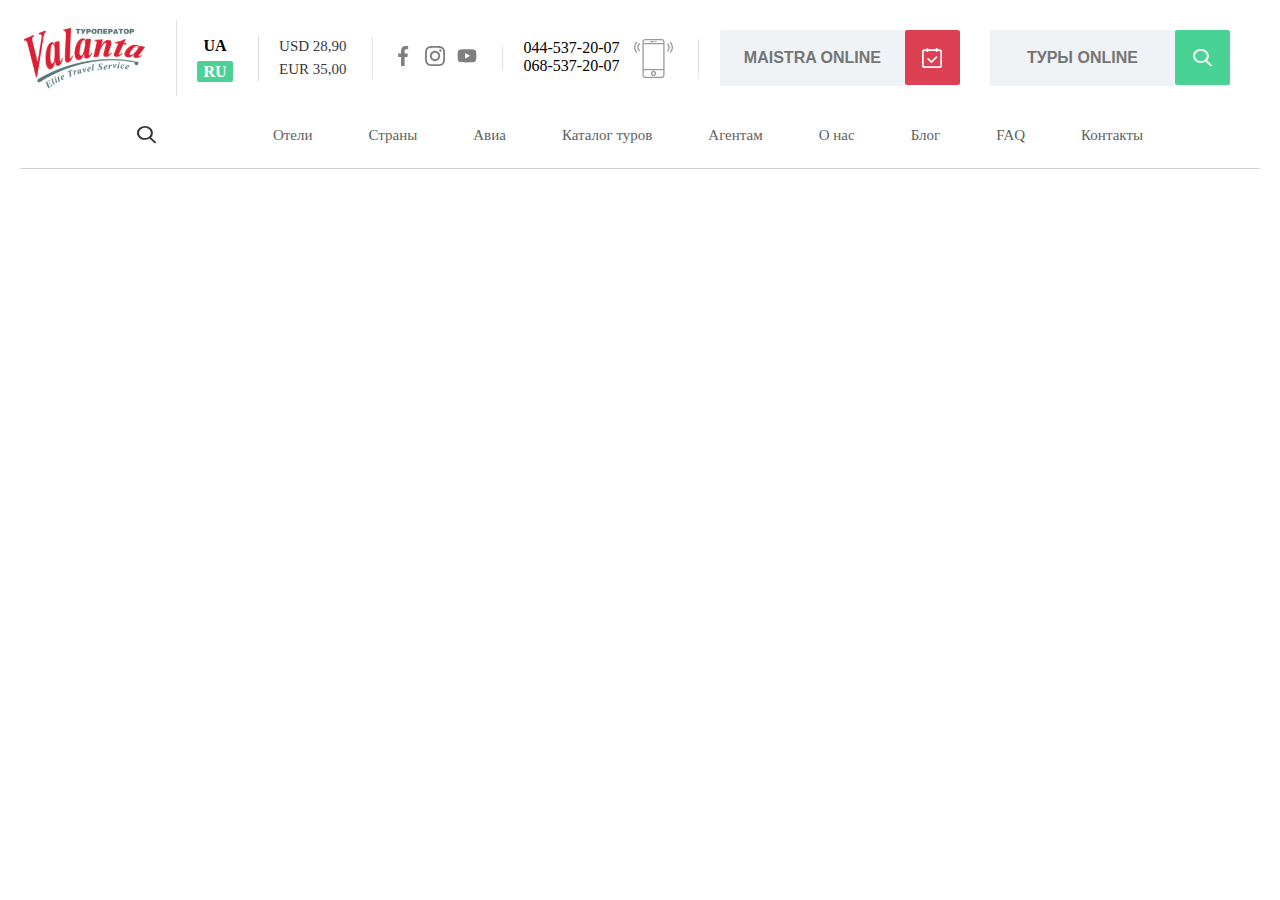
<file: index.html>
<!DOCTYPE html>
<html lang="en">
<head>
    <meta charset="UTF-8">
    <meta http-equiv="X-UA-Compatible" content="IE=edge">
    <meta name="viewport" content="width=device-width, initial-scale=1.0">
    <title>Document</title>
    <link rel="stylesheet" href="css/main.css">
</head>
<body>
    <header>
        <div class="container">
            <div class="header__info">
                <div class="logo">
                    <img src="img/logo (1) 1.svg" alt="">
                </div>
                <div class="language">
                    <ul>
                        <li>UA</li>
                        <li>RU</li>
                    </ul>
                </div>
                <div class="course">
                    <ul>
                        <li>USD 28,90</li>
                        <li>EUR 35,00</li>
                    </ul>
                </div>
                <div class="social">
                    <a href=""><img src="img/facebook 1.svg" alt=""></a>
                    <a href=""><img src="img/instagram (1) 1.svg" alt=""></a>
                    <a href=""><img src="img/youtube 1.svg" alt=""></a>
                </div>
                <div class="phone">
                    <ul>
                        <li>044-537-20-07</li>
                        <li>068-537-20-07</li>
                    </ul>
                    <img src="img/smartphone 1.svg" alt="">
                </div>
                <div class="header__form">
                    <input type="text" id="Maistra" placeholder="Maistra ONLINE" class="input">
                    <label for="Maistra" class="maistra__label"><div class="label__img"></div></label>
                    
                    <input type="text" id="tury" placeholder="ТУРЫ ONLINE" class="input">
                    <label for="tury" class="tury__label"><div class="label__img2"></div></label>  
                </div>
            </div>
            <div class="header__nav">
                <a href="" class="search"><img src="img/Frame 37.svg" alt="">
                </a>
                <nav class="nav">
                    <ul class="nav__list">
                        <li><a href="">Отели</a></li>
                        <li><a href="">Страны</a></li>
                        <li><a href="">Авиа</a></li>
                        <li><a href="">Каталог туров</a></li>
                        <li><a href="">Агентам</a></li>
                        <li><a href="">О нас</a></li>
                        <li><a href="">Блог</a></li>
                        <li><a href="">FAQ</a></li>
                        <li><a href="">Контакты</a></li>
                    </ul>
                </nav>
            </div>
        </div>
    </header>
</body>
</html>
</file>
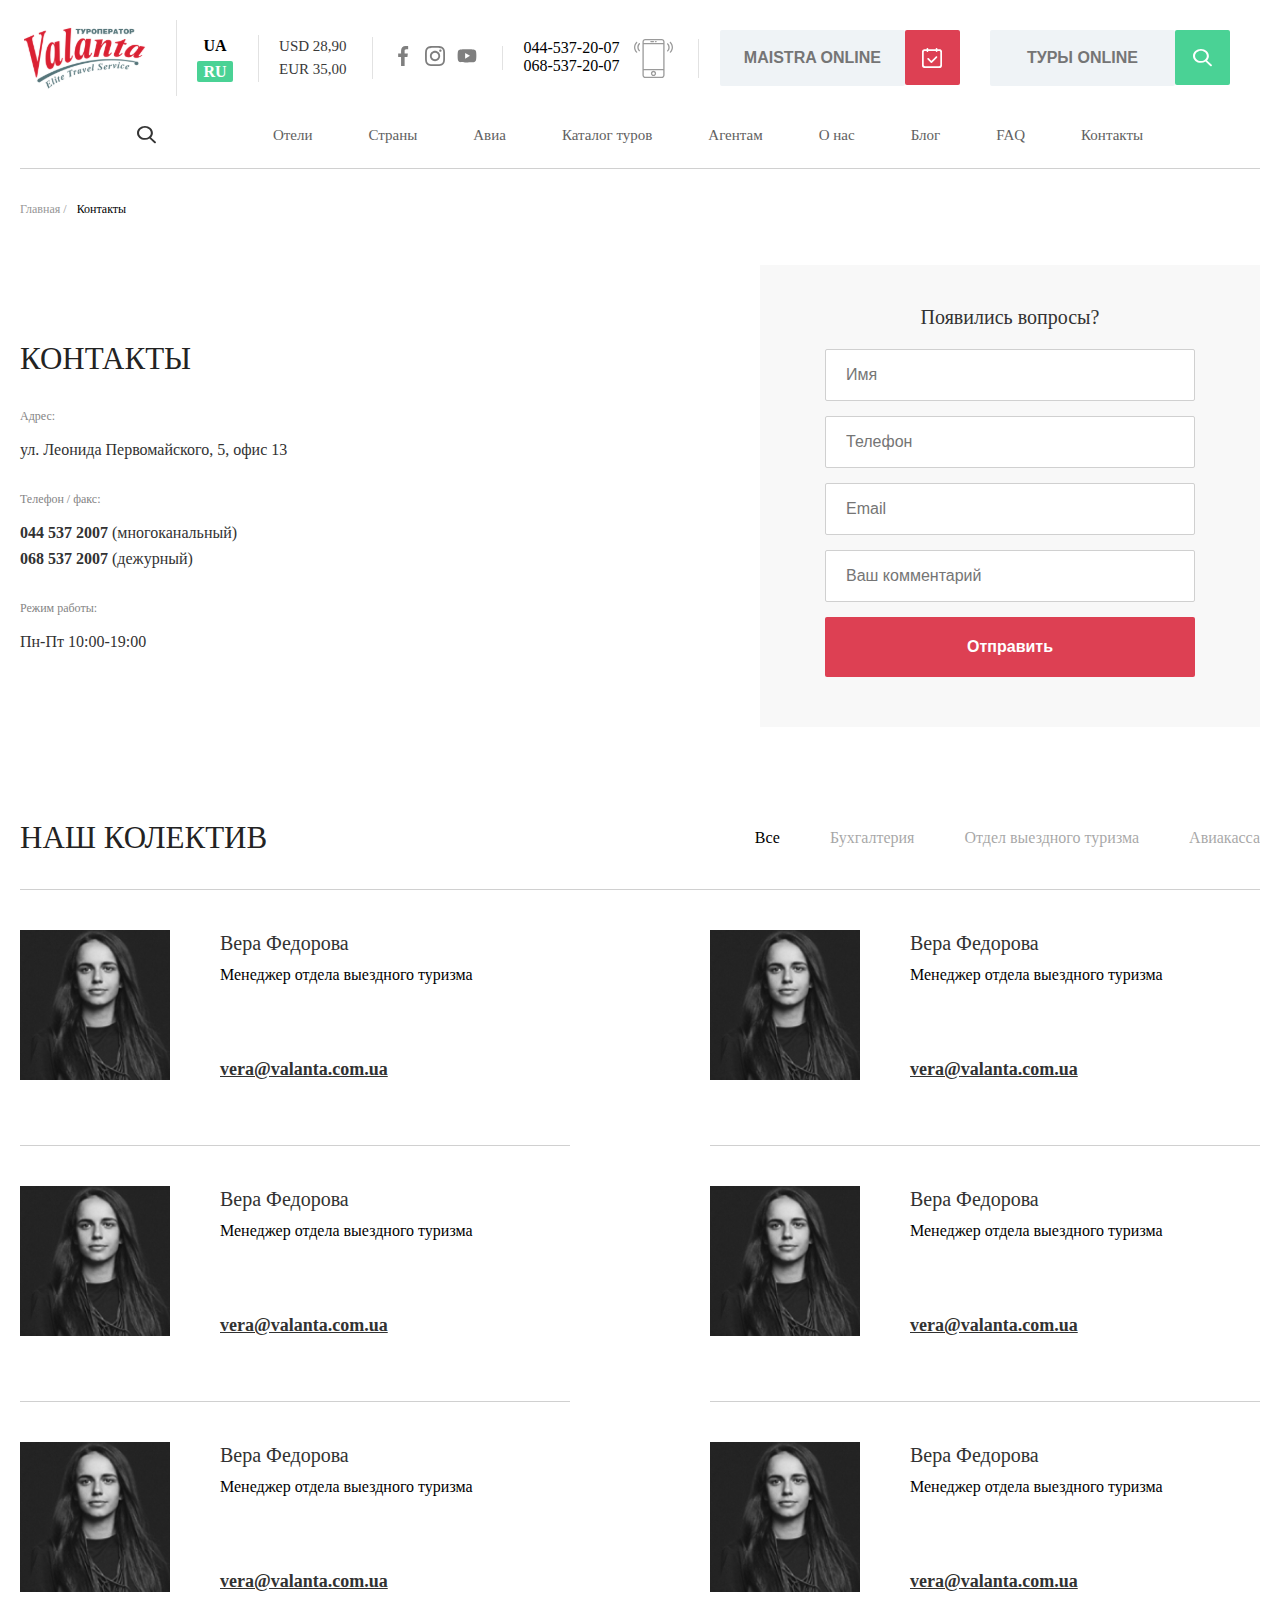
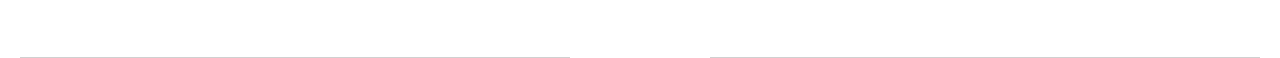
<file: contact.html>
<!DOCTYPE html>
<html lang="en">
<head>
    <meta charset="UTF-8">
    <meta http-equiv="X-UA-Compatible" content="IE=edge">
    <meta name="viewport" content="width=device-width, initial-scale=1.0">
    <title>Document</title>
    <link rel="stylesheet" href="css/main.css">
    <link rel="stylesheet" href="css/contact.css">
</head>
<body>
    <header>
        <div class="container">
            <div class="header__info">
                <div class="logo">
                    <img src="img/logo (1) 1.svg" alt="">
                </div>
                <div class="language">
                    <ul>
                        <li>UA</li>
                        <li>RU</li>
                    </ul>
                </div>
                <div class="course">
                    <ul>
                        <li>USD 28,90</li>
                        <li>EUR 35,00</li>
                    </ul>
                </div>
                <div class="social">
                    <a href=""><img src="img/facebook 1.svg" alt=""></a>
                    <a href=""><img src="img/instagram (1) 1.svg" alt=""></a>
                    <a href=""><img src="img/youtube 1.svg" alt=""></a>
                </div>
                <div class="phone">
                    <ul>
                        <li>044-537-20-07</li>
                        <li>068-537-20-07</li>
                    </ul>
                    <img src="img/smartphone 1.svg" alt="">
                </div>
                <div class="header__form">
                    <input type="text" id="Maistra" placeholder="Maistra ONLINE" class="input">
                    <label for="Maistra" class="maistra__label"><div class="label__img"></div></label>
                    
                    <input type="text" id="tury" placeholder="ТУРЫ ONLINE" class="input">
                    <label for="tury" class="tury__label"><div class="label__img2"></div></label>  
                </div>
            </div>
            <div class="header__nav">
                <a href="" class="search"><img src="img/Frame 37.svg" alt="">
                </a>
                <nav class="nav">
                    <ul class="nav__list">
                        <li><a href="">Отели</a></li>
                        <li><a href="">Страны</a></li>
                        <li><a href="">Авиа</a></li>
                        <li><a href="">Каталог туров</a></li>
                        <li><a href="">Агентам</a></li>
                        <li><a href="">О нас</a></li>
                        <li><a href="">Блог</a></li>
                        <li><a href="">FAQ</a></li>
                        <li><a href="">Контакты</a></li>
                    </ul>
                </nav>
            </div>
            <div class="header__nav__tree">
                <ul class="nav__tree">
                    <li><a href="">Главная  /</a></li>
                    <li><a href="">Контакты</a></li>
                </ul>
            </div>
        </div>
    </header>
    <main>
        <div class="container">
            <section class="contact__info">
                <div class="contact__content">
                    <h2>контакты</h2>
                    <div class="contact__text">
                        <p class="subtext">Адрес:</p>
                        <p class="text">ул. Леонида Первомайского, 5, офис 13</p>
                    </div>
                    <div class="contact__text">
                        <p class="subtext">Телефон / факс:</p>
                        <p class="text"><span class="bold">044 537 2007</span>  (многоканальный)</p>
                        <p class="text"><span class="bold">068 537 2007</span>  (дежурный)</p>
                    </div>
                    <div class="contact__text">
                        <p class="subtext">Режим работы:</p>
                        <p class="text">Пн-Пт 10:00-19:00</p>
                    </div>
                </div>
                <div class="contact__form">
                    <h3>Появились вопросы?</h3>
                    <form action="">
                        <input type="text" class="form__input" placeholder="Имя" name="name">
                        <input type="tel" class="form__input" placeholder="Телефон" name="tel">
                        <input type="email" class="form__input" placeholder="Email" name="email">
                        <input type="text" class="form__input" placeholder="Ваш комментарий" name="comment">
                        <button type="submit" class="form__btn">Отправить</button>
                    </form>
                </div>
            </section>
            <section class="team">
                <div class="team__header">
                    <h2>наш колектив</h2>
                    <ul class="team__list">
                        <li>Все</li>
                        <li>Бухгалтерия</li>
                        <li>Отдел выездного туризма</li>
                        <li>Авиакасса</li>
                    </ul>
                </div>
                <div class="team__card__zone">
                    <div class="team__card">
                        <img src="img/caa5ade0ec 1.jpg" alt="">
                        <div class="card__text">
                            <div class="card__text__header">
                                <h3>Вера Федорова</h3>
                                <p>Менеджер отдела выездного туризма</p>
                            </div>
                            <a href="">vera@valanta.com.ua</a>
                        </div>
                    </div>
                    <div class="team__card">
                        <img src="img/caa5ade0ec 1.jpg" alt="">
                        <div class="card__text">
                            <div class="card__text__header">
                                <h3>Вера Федорова</h3>
                                <p>Менеджер отдела выездного туризма</p>
                            </div>
                            <a href="">vera@valanta.com.ua</a>
                        </div>
                    </div>
                    <div class="team__card">
                        <img src="img/caa5ade0ec 1.jpg" alt="">
                        <div class="card__text">
                            <div class="card__text__header">
                                <h3>Вера Федорова</h3>
                                <p>Менеджер отдела выездного туризма</p>
                            </div>
                            <a href="">vera@valanta.com.ua</a>
                        </div>
                    </div>
                    <div class="team__card">
                        <img src="img/caa5ade0ec 1.jpg" alt="">
                        <div class="card__text">
                            <div class="card__text__header">
                                <h3>Вера Федорова</h3>
                                <p>Менеджер отдела выездного туризма</p>
                            </div>
                            <a href="">vera@valanta.com.ua</a>
                        </div>
                    </div>
                    <div class="team__card">
                        <img src="img/caa5ade0ec 1.jpg" alt="">
                        <div class="card__text">
                            <div class="card__text__header">
                                <h3>Вера Федорова</h3>
                                <p>Менеджер отдела выездного туризма</p>
                            </div>
                            <a href="">vera@valanta.com.ua</a>
                        </div>
                    </div>
                    <div class="team__card">
                        <img src="img/caa5ade0ec 1.jpg" alt="">
                        <div class="card__text">
                            <div class="card__text__header">
                                <h3>Вера Федорова</h3>
                                <p>Менеджер отдела выездного туризма</p>
                            </div>
                            <a href="">vera@valanta.com.ua</a>
                        </div>
                    </div>
                   
                </div>
            </section>
        </div>
    </main>
</body>
</html>
</file>
<file: css/main.css>
*{
    padding: 0;
    margin: 0;
    box-sizing: border-box;
}

.container{
    margin: 0 auto;
    max-width: 1240px;
}

.header__info{
    display: flex;
    margin-top: 20px;
    justify-content: space-between;
    align-items: center;
}

ul{
    list-style: none;
}

.header__info div{
    border-right: 1px solid #E2E2E2;
    padding-right: 25px;
}

.header__info div:last-child{
    border: none;
    padding-right: 0;
}

.language{
    line-height: 21px;
    font-size: 16px;
    font-weight: bold;
    text-align: center;
}

.language li:last-child{
    margin-top: 5px;
    background: #4AD295;
    border-radius: 2px;
    color: #fff;
    padding: 0 6px;
}

.course{
    font-size: 15px;
    line-height: 19px;
    color: #393939;
}

.course li:last-child{
    margin-top: 4px;
}

.social{
    display: flex;
    justify-content: space-between;
    align-items: center;
    width: 110px;
}

.social a{
    display: block;
}


.phone{
    display: flex;

}

.phone li{
    margin-right: 15px;
}

.header__form{
    display: flex;
}


.input{
    background: #EFF3F6;
    border-radius: 2px;
    border: none;
    font-weight: 600;
    font-size: 16px;
    line-height: 20px;
    text-align: center;
    text-transform: uppercase;
    padding: 18px 20px;
    width: 185px;
}

.label__img{
    background: #DD4053;
    border-radius: 2px;
    background-image: url('../img/book\ 1.svg');
    background-repeat: no-repeat;
    background-position: center center;
    width: 55px;
    height: 55px;
    margin-right: 30px;
}

.label__img2{
    background: #4AD295;
    border-radius: 2px;
    background-image: url('../img/Frame\ 18.svg');
    background-repeat: no-repeat;
    background-position: center center;
    width: 55px;
    height: 55px;
    margin-right: 30px;
}


.header__nav{
    display: flex;
    justify-content: space-evenly;
    margin: 0 auto;
    margin-top: 30px;
    border-bottom: 1px solid #D0D0D0;
    padding-bottom: 20px;
}

.header__nav .nav__list{
    display: flex;
}

.nav__list li{
    margin-right: 56px;
}

.nav__list li:last-child{
    margin-right: 0;
}

.nav__list a{
    font-size: 15px;
    line-height: 19px;
    color: #616161;
    text-decoration: none;
}
</file>
<file: css/contact.css>
.nav__tree{
    list-style: none;
    display: flex;
    margin-top: 30px;
}

.nav__tree li{
    margin-right: 10px;
}

.nav__tree a{
    font-size: 12px;
    line-height: 15px;
    color: #969696;
    text-decoration: none;
}

.nav__tree li:last-child a{
    color: #000;
}

.contact__info{
    margin: 48px 0 60px;
    display: flex;
    justify-content: space-between;
    align-items: center;
}

.contact__content h2{
    font-weight: 500;
    font-size: 31px;
    line-height: 42px;
    text-transform: uppercase;
    color: #232323;
}

.contact__content p{
    font-size: 16px;
    line-height: 26px;
    color: #323232;
}

p.subtext{
    font-size: 12px;
    line-height: 12px;
    color: #848484;
    margin-bottom: 15px;
    margin-top: 30px;
}

span.bold{
 font-weight: bold;
}

.contact__form{
    width: 500px;
    padding: 40px 65px 50px;
    background: #F8F8F8;
}

.contact__form h3{
    font-weight: 500;
    font-size: 20px;
    line-height: 24px;
    text-align: center;
    color: #323232;
    margin-bottom: 20px;
}

.form__input{
    font-size: 16px;
    line-height: 20px;
    color: #2F2F2F;
    border: 1px solid #D0D0D0;
    border-radius: 2px;
    padding: 15px 0 15px 20px;
    width: 100%;
    margin-bottom: 15px;
}

.form__btn{
    background: #DD4053;
    border-radius: 2px;
    width: 100%;
    border: none;
    padding: 20px 0;
    font-weight: bold;
    font-size: 16px;
    line-height: 20px;
    text-align: center;
    color: #FFFFFF;
}

.team{
    margin-top: 90px;
}

.team__header{
    display: flex;
    justify-content: space-between;
    align-items: center;
    padding-bottom: 30px;
    border-bottom: 1px solid #D0D0D0;
}

.team__header h2{
    font-weight: 500;
    font-size: 31px;
    line-height: 42px;
    text-transform: uppercase;
    color: #232323;
}

.team__list{
    display: flex;
    justify-content: space-between;
    font-size: 16px;
    line-height: 100%;
}

.team__list li{
    opacity: 0.35;
    margin-left: 50px;
}

.team__list li:first-child{
    opacity: 1;
    margin-left: 0;
}

.team__card__zone{
    display: flex;
    justify-content: space-between;
    align-items: center;
    flex-wrap: wrap;
}

.team__card{
    display: flex;
    justify-content: flex-start;
    align-items: center;
    width: 550px;
    padding-bottom: 65px;
    margin-top: 40px;
    border-bottom: 1px solid #D0D0D0;
}

.card__text{
    margin-left: 50px;
    display: flex;
    flex-direction: column;
    justify-content: space-between;
    height: 150px;
}

.card__text__header h3{
    font-weight: 500;
    font-size: 20px;
    line-height: 26px;
    color: #323232;
    margin-bottom: 10px;
}

.card__text a{
    font-weight: 600;
    font-size: 18px;
    line-height: 22px;
    color: #323232;
}

@media screen and (max-width: 1200px) {
    .container{
        max-width: 90%;
    }
    
    header{
        display: none;
    }

    .contact__form{
        width: 375px;
    }

    .team__card{
        width: 100%;
        justify-content: center;
    }

    .team__header h2 {
    font-size: 21px;
    }

    .team__list li{
        margin-left: 30px;
    }
}

@media screen and (max-width: 768px){
    .contact__info{
        flex-direction: column;
    }

    .contact__form{
        padding: 30px 45px 30px;
        margin-top: 20px;
    }

    .team__header{
        flex-direction: column;
        align-items: start;
    }

    .team__list{
        flex-direction: column;
    }

    .team__list li{
        margin-left: 0;
        margin-top: 20px;
    }
}

@media screen and (max-width: 410px){
    .card__text{
        margin-left: 10px;
    }

    .team__card img{
        width: 120px;
    }

    .contact__form {
        width: 300px;
    }
}
</file>
